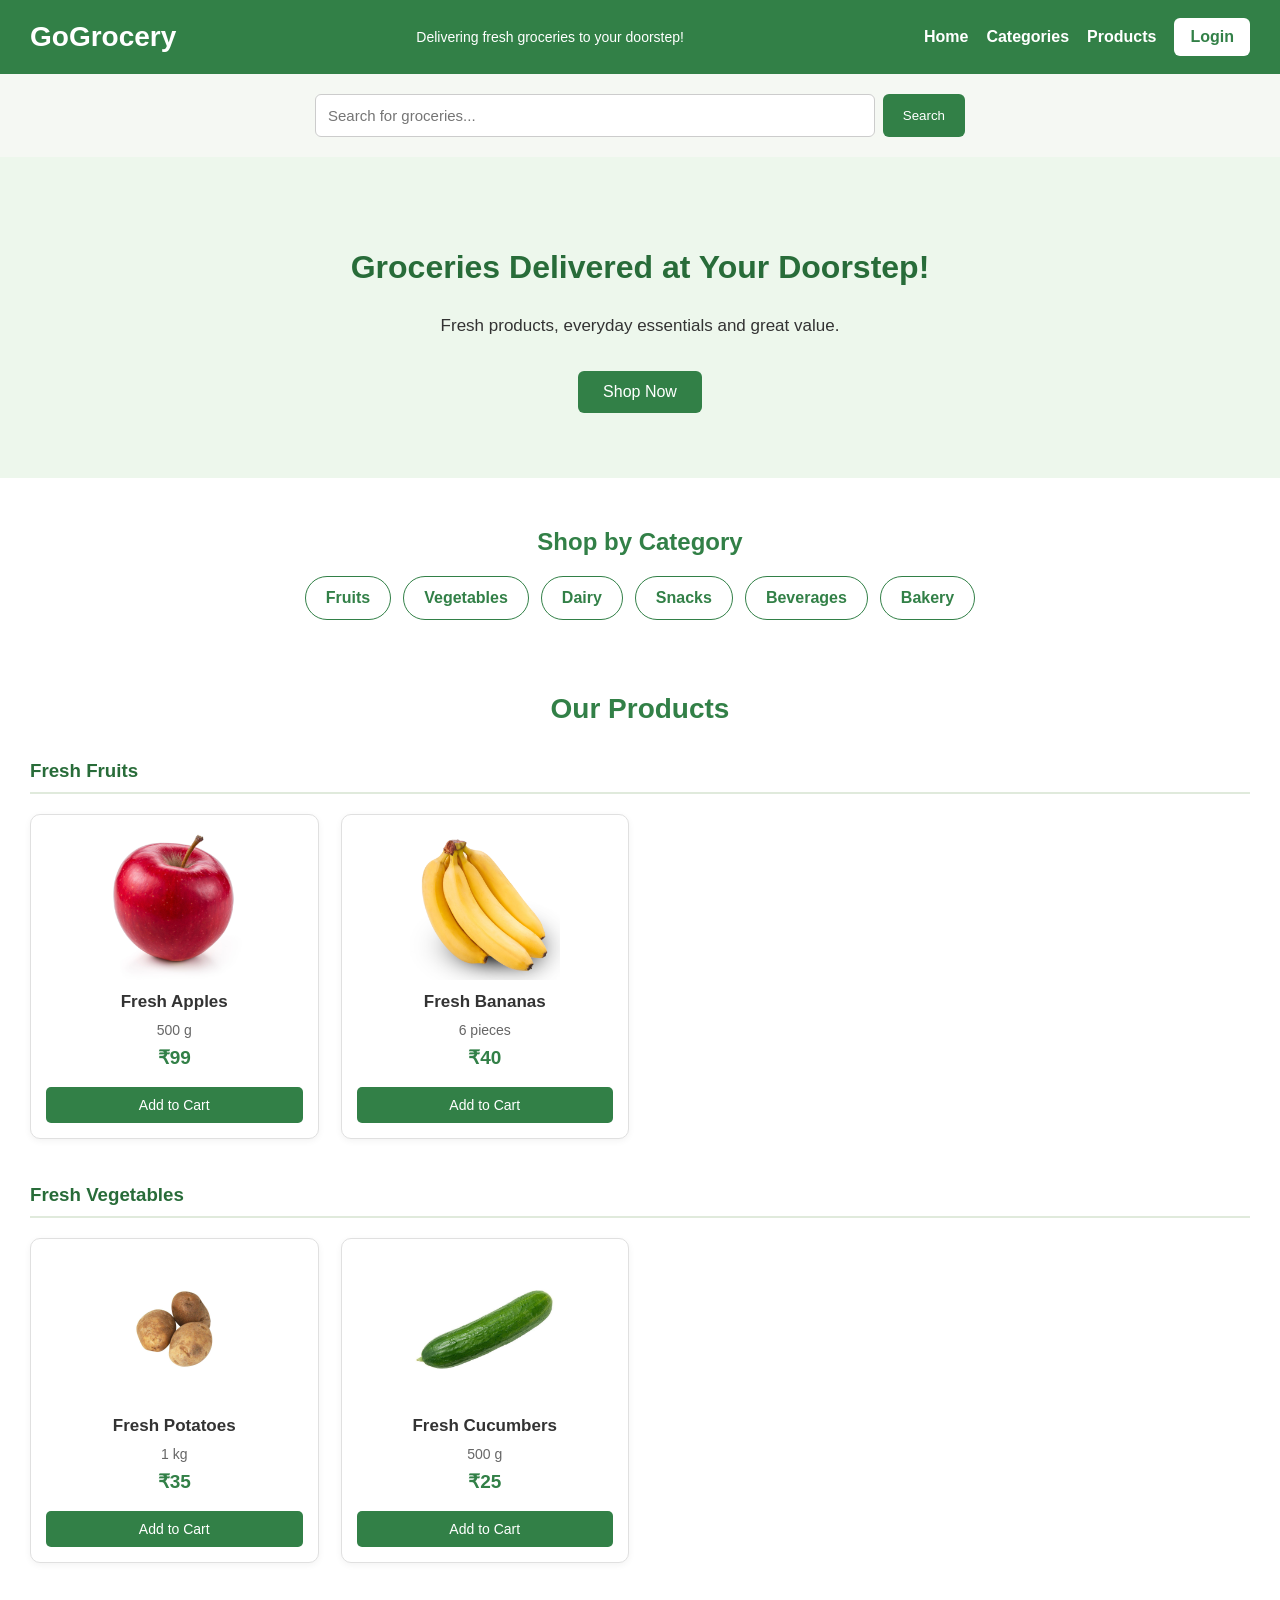
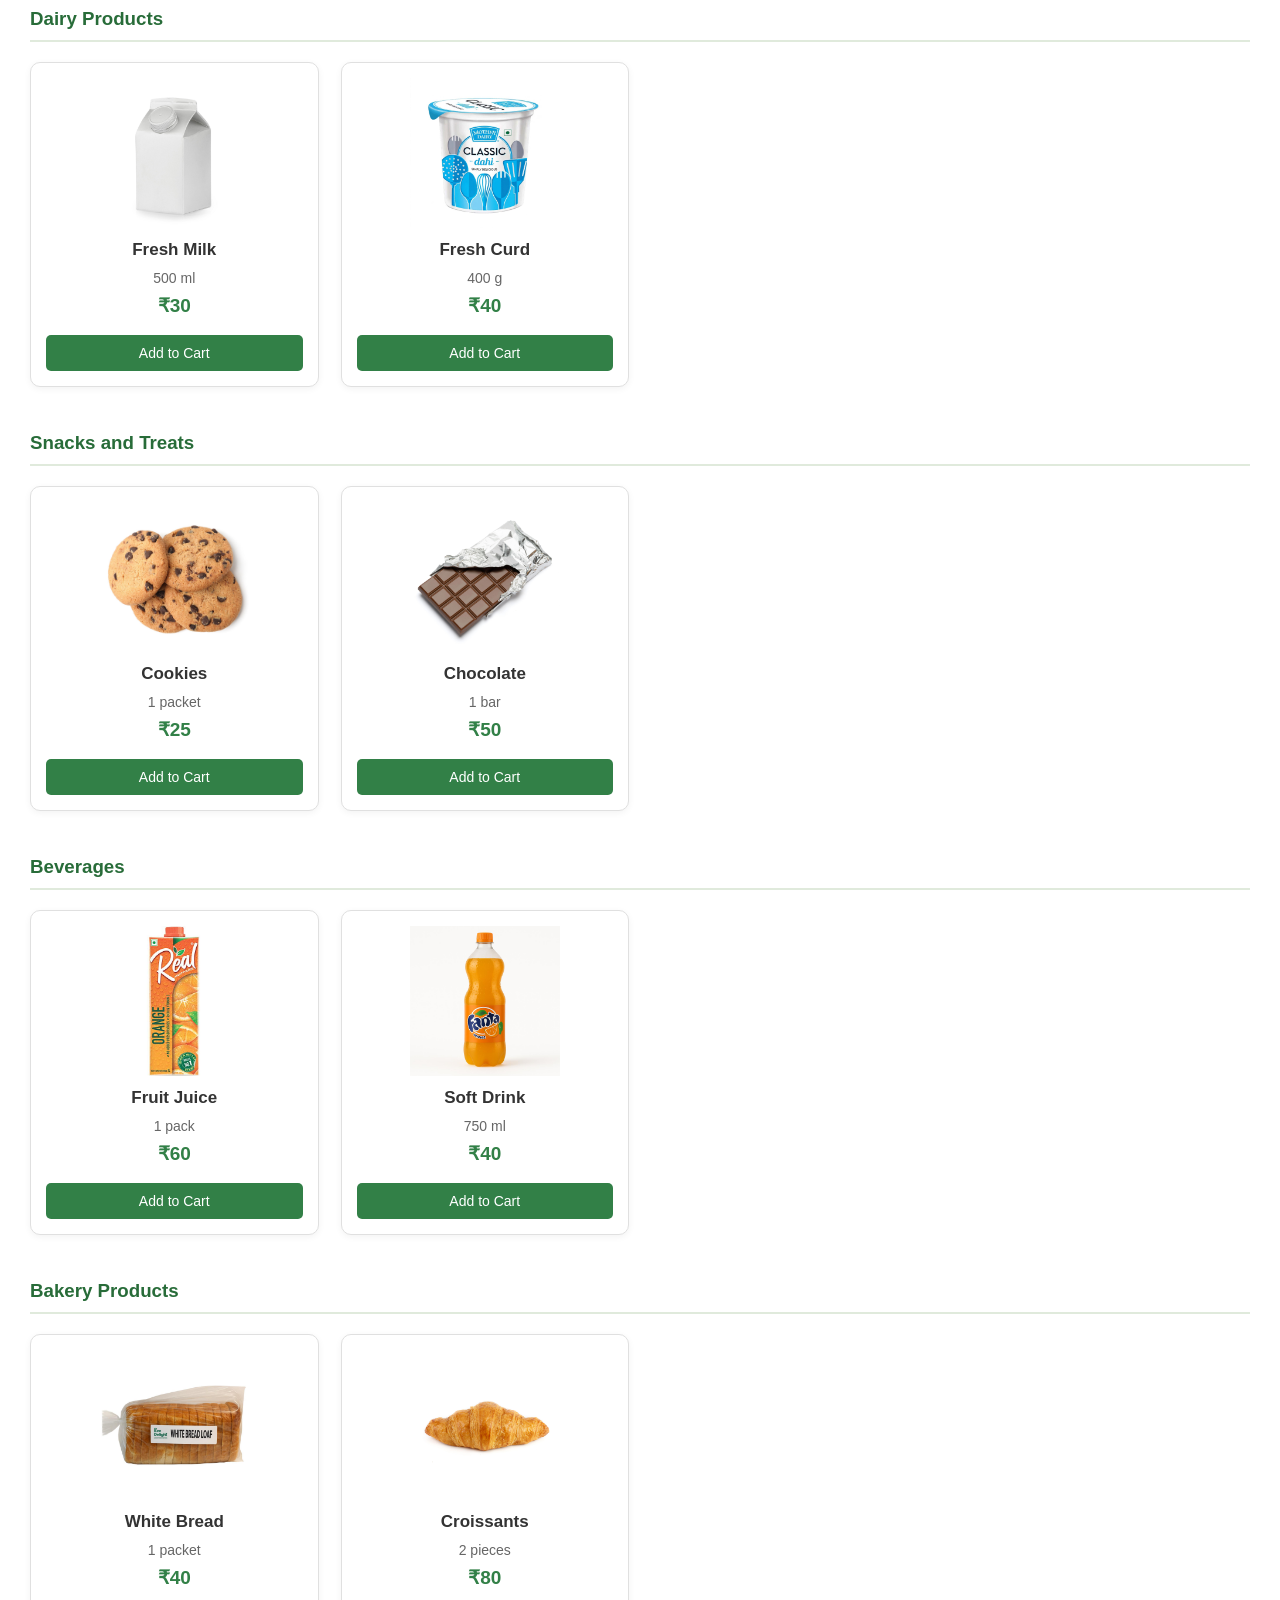
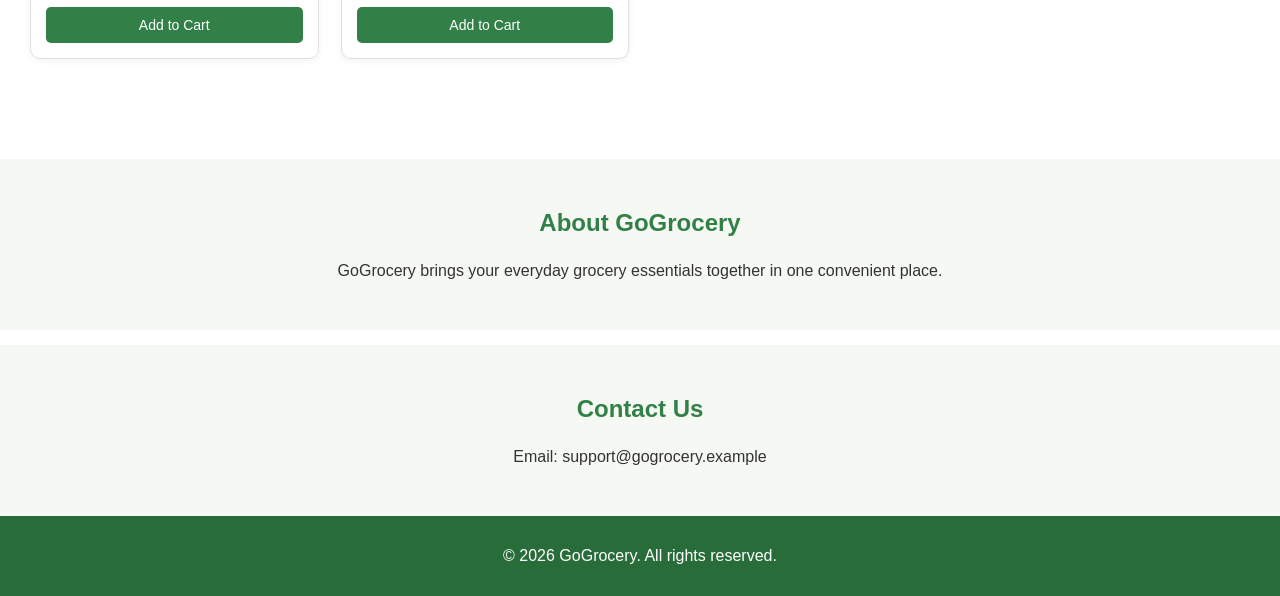
<file: index.html>
<!DOCTYPE html>
<html lang="en">
<head>
    <meta charset="UTF-8">
    <meta name="viewport" content="width=device-width, initial-scale=1.0">
    <title>GoGrocery - Online Grocery Store</title>
    <link rel="stylesheet" href="style.css">
</head>

<body>
    <header class="header">
        <a href="index.html" class="logo">GoGrocery</a>

        <p class="delivery">Delivering fresh groceries to your doorstep!</p>

        <nav>
            <a href="index.html">Home</a>
            <a href="#categories">Categories</a>
            <a href="#products">Products</a>
            <a href="login.html" class="login-btn">Login</a>
        </nav>
    </header>

    <section class="search-section">
        <form action="index.html" method="get" class="search-form">
            <input
                type="search"
                name="search"
                placeholder="Search for groceries..."
                aria-label="Search groceries">
            <button type="submit">Search</button>
        </form>
    </section>

    <section class="hero">
        <h1>Groceries Delivered at Your Doorstep!</h1>
        <p>Fresh products, everyday essentials and great value.</p>
        <a href="#products" class="shop-btn">Shop Now</a>
    </section>

    <section id="categories" class="categories">
        <h2>Shop by Category</h2>

        <div class="category-container">
            <a href="#fruits" class="category-link">Fruits</a>
            <a href="#vegetables" class="category-link">Vegetables</a>
            <a href="#dairy" class="category-link">Dairy</a>
            <a href="#snacks" class="category-link">Snacks</a>
            <a href="#beverages" class="category-link">Beverages</a>
            <a href="#bakery" class="category-link">Bakery</a>
        </div>
    </section>

    <main id="products" class="products-section">
        <h2>Our Products</h2>

        <section id="fruits" class="product-category">
            <h3>Fresh Fruits</h3>

            <div class="product-grid">

                <div class="product-card">
                    <img src="apples.jpg" alt="Fresh apples">
                    <h4>Fresh Apples</h4>
                    <p>500 g</p>
                    <p class="price">₹99</p>
                    <button type="button" class="add-btn">Add to Cart</button>
                </div>

                <div class="product-card">
                    <img src="bananas.jpg" alt="Fresh bananas">
                    <h4>Fresh Bananas</h4>
                    <p>6 pieces</p>
                    <p class="price">₹40</p>
                    <button type="button" class="add-btn">Add to Cart</button>
                </div>

            </div>
        </section>

        <section id="vegetables" class="product-category">
            <h3>Fresh Vegetables</h3>

            <div class="product-grid">

                <div class="product-card">
                    <img src="potatoes.jpg" alt="Fresh potatoes">
                    <h4>Fresh Potatoes</h4>
                    <p>1 kg</p>
                    <p class="price">₹35</p>
                    <button type="button" class="add-btn">Add to Cart</button>
                </div>

                <div class="product-card">
                    <img src="cucumbers.jpg" alt="Fresh cucumbers">
                    <h4>Fresh Cucumbers</h4>
                    <p>500 g</p>
                    <p class="price">₹25</p>
                    <button type="button" class="add-btn">Add to Cart</button>
                </div>

            </div>
        </section>

        <section id="dairy" class="product-category">
            <h3>Dairy Products</h3>

            <div class="product-grid">

                <div class="product-card">
                    <img src="milk.jpg" alt="Fresh milk">
                    <h4>Fresh Milk</h4>
                    <p>500 ml</p>
                    <p class="price">₹30</p>
                    <button type="button" class="add-btn">Add to Cart</button>
                </div>

                <div class="product-card">
                    <img src="Curd.jpg" alt="Packaged curd">
                    <h4>Fresh Curd</h4>
                    <p>400 g</p>
                    <p class="price">₹40</p>
                    <button type="button" class="add-btn">Add to Cart</button>
                </div>

            </div>
        </section>

        <section id="snacks" class="product-category">
            <h3>Snacks and Treats</h3>

            <div class="product-grid">

                <div class="product-card">
                    <img src="cookies.jpg" alt="Cookies">
                    <h4>Cookies</h4>
                    <p>1 packet</p>
                    <p class="price">₹25</p>
                    <button type="button" class="add-btn">Add to Cart</button>
                </div>

                <div class="product-card">
                    <img src="chocolate.jpg" alt="Chocolate bar">
                    <h4>Chocolate</h4>
                    <p>1 bar</p>
                    <p class="price">₹50</p>
                    <button type="button" class="add-btn">Add to Cart</button>
                </div>

            </div>
        </section>

        <section id="beverages" class="product-category">
            <h3>Beverages</h3>

            <div class="product-grid">

                <div class="product-card">
                    <img src="juice.jpg" alt="Fruit juice">
                    <h4>Fruit Juice</h4>
                    <p>1 pack</p>
                    <p class="price">₹60</p>
                    <button type="button" class="add-btn">Add to Cart</button>
                </div>

                <div class="product-card">
                    <img src="cold-drink.jpg" alt="Soft drink">
                    <h4>Soft Drink</h4>
                    <p>750 ml</p>
                    <p class="price">₹40</p>
                    <button type="button" class="add-btn">Add to Cart</button>
                </div>

            </div>
        </section>

        <section id="bakery" class="product-category">
            <h3>Bakery Products</h3>

            <div class="product-grid">

                <div class="product-card">
                    <img src="bread.jpg" alt="White bread">
                    <h4>White Bread</h4>
                    <p>1 packet</p>
                    <p class="price">₹40</p>
                    <button type="button" class="add-btn">Add to Cart</button>
                </div>

                <div class="product-card">
                    <img src="croissants.jpg" alt="Croissants">
                    <h4>Croissants</h4>
                    <p>2 pieces</p>
                    <p class="price">₹80</p>
                    <button type="button" class="add-btn">Add to Cart</button>
                </div>

            </div>
        </section>

    </main>

    <section id="about" class="info-section">
        <h2>About GoGrocery</h2>
        <p>
            GoGrocery brings your everyday grocery essentials
            together in one convenient place.
        </p>
    </section>

    <section id="contact" class="info-section">
        <h2>Contact Us</h2>
        <p>Email: support@gogrocery.example</p>
    </section>

    <footer>
        <p>&copy; 2026 GoGrocery. All rights reserved.</p>
    </footer>

</body>
</html>
</file>
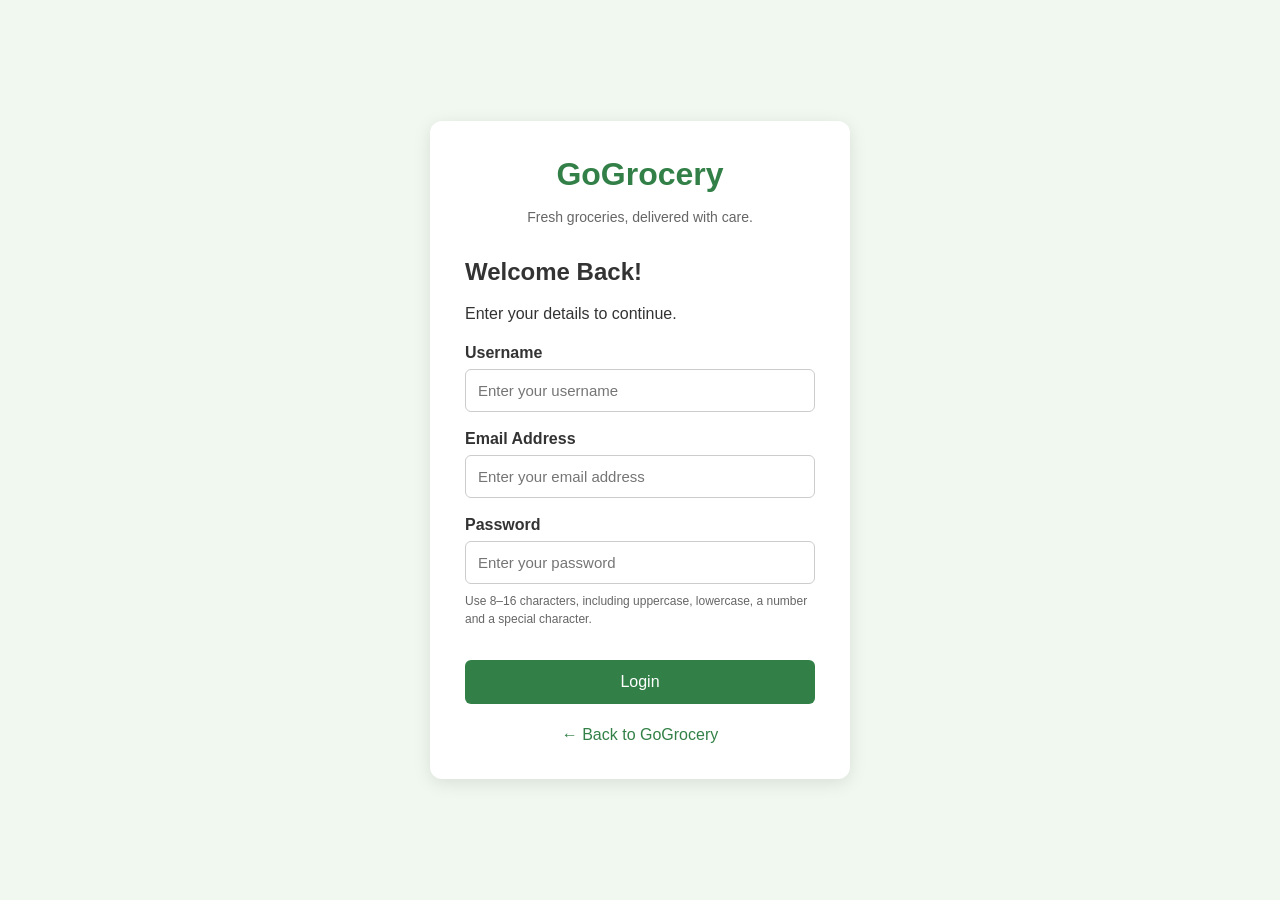
<file: login.html>
<!DOCTYPE html>
<html lang="en">
<head>
    <meta charset="UTF-8">
    <meta name="viewport" content="width=device-width, initial-scale=1.0">
    <title>Login - GoGrocery</title>
    <link rel="stylesheet" href="style.css">
</head>

<body class="login-page">

    <div class="login-container">

        <h1>GoGrocery</h1>
        <p class="login-subtitle">
            Fresh groceries, delivered with care.
        </p>

        <h2>Welcome Back!</h2>
        <p>Enter your details to continue.</p>

        <form action="index.html" method="get">

            <label for="username">Username</label>
            <input
                type="text"
                id="username"
                name="username"
                placeholder="Enter your username"
                minlength="3"
                maxlength="20"
                required>

            <label for="email">Email Address</label>
            <input
                type="email"
                id="email"
                name="email"
                placeholder="Enter your email address"
                required>

            <label for="password">Password</label>
            <input
                type="password"
                id="password"
                name="password"
                placeholder="Enter your password"
                minlength="8"
                maxlength="16"
                pattern="(?=.*[a-z])(?=.*[A-Z])(?=.*[0-9])(?=.*[!@#$%^&*]).{8,16}"
                title="Use 8–16 characters with an uppercase letter, lowercase letter, number and special character (!@#$%^&*)."
                required>

            <p class="password-hint">
                Use 8–16 characters, including uppercase,
                lowercase, a number and a special character.
            </p>

            <button type="submit" class="submit-btn">
                Login
            </button>

        </form>

        <a href="index.html" class="back-link">
            &larr; Back to GoGrocery
        </a>

    </div>

</body>
</html>
</file>
<file: style.css>
/* GENERAL STYLING */

* {
    box-sizing: border-box;
}

html {
    scroll-behavior: smooth;
}

body {
    margin: 0;
    font-family: Arial, sans-serif;
    color: #333;
    background-color: #fff;
}

/* HEADER */

.header {
    background-color: #328047;
    color: white;
    padding: 18px 30px;
    display: flex;
    justify-content: space-between;
    align-items: center;
    flex-wrap: wrap;
    gap: 15px;
}

.logo {
    color: white;
    font-size: 28px;
    font-weight: bold;
    text-decoration: none;
}

.delivery {
    margin: 0;
    font-size: 14px;
}

nav {
    display: flex;
    align-items: center;
    flex-wrap: wrap;
    gap: 18px;
}

nav a {
    color: white;
    text-decoration: none;
    font-weight: bold;
}

nav a:hover {
    text-decoration: underline;
}

nav .login-btn {
    background-color: white;
    color: #328047;
    padding: 10px 16px;
    border-radius: 6px;
}

nav .login-btn:hover {
    background-color: #e5f3e5;
    text-decoration: none;
}

/* SEARCH */

.search-section {
    padding: 20px;
    background-color: #f5f8f3;
}

.search-form {
    display: flex;
    justify-content: center;
    max-width: 650px;
    margin: auto;
    gap: 8px;
}

.search-form input {
    flex: 1;
    min-width: 0;
    padding: 12px;
    border: 1px solid #ccc;
    border-radius: 6px;
    font-size: 15px;
}

.search-form button {
    padding: 12px 20px;
    border: none;
    border-radius: 6px;
    background-color: #328047;
    color: white;
    cursor: pointer;
}

/* HERO BANNER */

.hero {
    text-align: center;
    padding: 65px 20px;
    background-color: #edf7ec;
}

.hero h1 {
    color: #286c39;
    font-size: 32px;
}

.hero p {
    font-size: 17px;
    line-height: 1.6;
}

.shop-btn {
    display: inline-block;
    margin-top: 15px;
    padding: 12px 25px;
    border-radius: 6px;
    background-color: #328047;
    color: white;
    text-decoration: none;
}

.shop-btn:hover {
    background-color: #256637;
}

/* CATEGORY NAVIGATION */

.categories {
    padding: 30px 20px;
    text-align: center;
}

.categories h2,
.products-section > h2 {
    color: #328047;
    text-align: center;
}

.category-container {
    display: flex;
    justify-content: center;
    flex-wrap: wrap;
    gap: 12px;
    margin-top: 20px;
}

.category-link {
    padding: 12px 20px;
    border: 1px solid #328047;
    border-radius: 25px;
    color: #328047;
    text-decoration: none;
    font-weight: bold;
}

.category-link:hover {
    background-color: #328047;
    color: white;
}

/* PRODUCT SECTIONS */

.products-section {
    padding: 20px 30px 40px;
}

.products-section > h2 {
    margin-bottom: 35px;
    font-size: 28px;
}

.product-category {
    margin-bottom: 45px;
    scroll-margin-top: 20px;
}

.product-category h3 {
    color: #286c39;
    border-bottom: 2px solid #e0eadc;
    padding-bottom: 10px;
    margin-bottom: 20px;
}

/* PRODUCT GRID */

.product-grid {
    display: grid;
    grid-template-columns: repeat(4, minmax(0, 1fr));
    gap: 22px;
}

.product-card {
    min-width: 0;
    padding: 15px;
    border: 1px solid #e0e0e0;
    border-radius: 10px;
    background-color: white;
    text-align: center;
    box-shadow: 0 2px 7px rgba(0, 0, 0, 0.05);
    transition: transform 0.2s, box-shadow 0.2s;
}

.product-card:hover {
    transform: translateY(-4px);
    box-shadow: 0 5px 14px rgba(0, 0, 0, 0.1);
}

/* PRODUCT IMAGES */

.product-card img {
    width: 100%;
    height: 150px;
    object-fit: contain;
    display: block;
    margin-bottom: 12px;
}

.product-card h4 {
    margin: 10px 0;
    font-size: 17px;
}

.product-card p {
    margin: 8px 0;
    color: #666;
    font-size: 14px;
}

.product-card .price {
    color: #328047;
    font-size: 19px;
    font-weight: bold;
}

/* ADD TO CART BUTTON */

.add-btn {
    width: 100%;
    margin-top: 10px;
    padding: 10px;
    border: none;
    border-radius: 5px;
    background-color: #328047;
    color: white;
    font-size: 14px;
    cursor: pointer;
}

.add-btn:hover {
    background-color: #256637;
}

/* ABOUT AND CONTACT */

.info-section {
    padding: 30px 20px;
    margin-top: 15px;
    background-color: #f5f8f3;
    text-align: center;
}

.info-section h2 {
    color: #328047;
}

.info-section p {
    line-height: 1.7;
}

/* FOOTER */

footer {
    padding: 15px;
    background-color: #286c39;
    color: white;
    text-align: center;
}

/* LOGIN PAGE */

.login-page {
    min-height: 100vh;
    padding: 20px;
    display: flex;
    justify-content: center;
    align-items: center;
    background-color: #f1f8f0;
}

.login-container {
    width: 100%;
    max-width: 420px;
    padding: 35px;
    border-radius: 12px;
    background-color: white;
    box-shadow: 0 4px 18px rgba(0, 0, 0, 0.1);
}

.login-container h1 {
    margin-top: 0;
    margin-bottom: 5px;
    color: #328047;
    text-align: center;
}

.login-subtitle {
    margin-bottom: 30px;
    color: #666;
    font-size: 14px;
    text-align: center;
}

.login-container h2 {
    margin-bottom: 8px;
    color: #333;
}

.login-container p {
    line-height: 1.5;
}

.login-container label {
    display: block;
    margin-top: 18px;
    margin-bottom: 7px;
    font-weight: bold;
}

.login-container input {
    display: block;
    width: 100%;
    padding: 12px;
    border: 1px solid #ccc;
    border-radius: 6px;
    font-size: 15px;
}

.login-container input:focus {
    outline: none;
    border-color: #328047;
    box-shadow: 0 0 3px #328047;
}

.login-container .password-hint {
    color: #666;
    font-size: 12px;
    margin-top: 8px;
}

/* LOGIN SUBMIT BUTTON */

.submit-btn {
    width: 100%;
    padding: 13px;
    margin-top: 20px;
    border: none;
    border-radius: 6px;
    background-color: #328047;
    color: white;
    font-size: 16px;
    cursor: pointer;
}

.submit-btn:hover {
    background-color: #256637;
}

/* BACK TO HOME LINK */

.back-link {
    display: block;
    margin-top: 22px;
    color: #328047;
    text-align: center;
    text-decoration: none;
}

.back-link:hover {
    text-decoration: underline;
}

/* RESPONSIVE DESIGN */

@media (max-width: 900px) {
    .product-grid {
        grid-template-columns: repeat(3, minmax(0, 1fr));
    }

    .header {
        justify-content: center;
        text-align: center;
    }
}

@media (max-width: 600px) {
    .product-grid {
        grid-template-columns: repeat(2, minmax(0, 1fr));
        gap: 12px;
    }

    .products-section {
        padding: 20px 12px;
    }

    .product-card {
        padding: 10px;
    }

    .product-card img {
        height: 120px;
    }

    .hero h1 {
        font-size: 25px;
    }

    .header {
        padding: 18px 12px;
    }

    nav {
        justify-content: center;
        gap: 14px;
    }

    .login-container {
        padding: 25px;
    }
}
</file>
